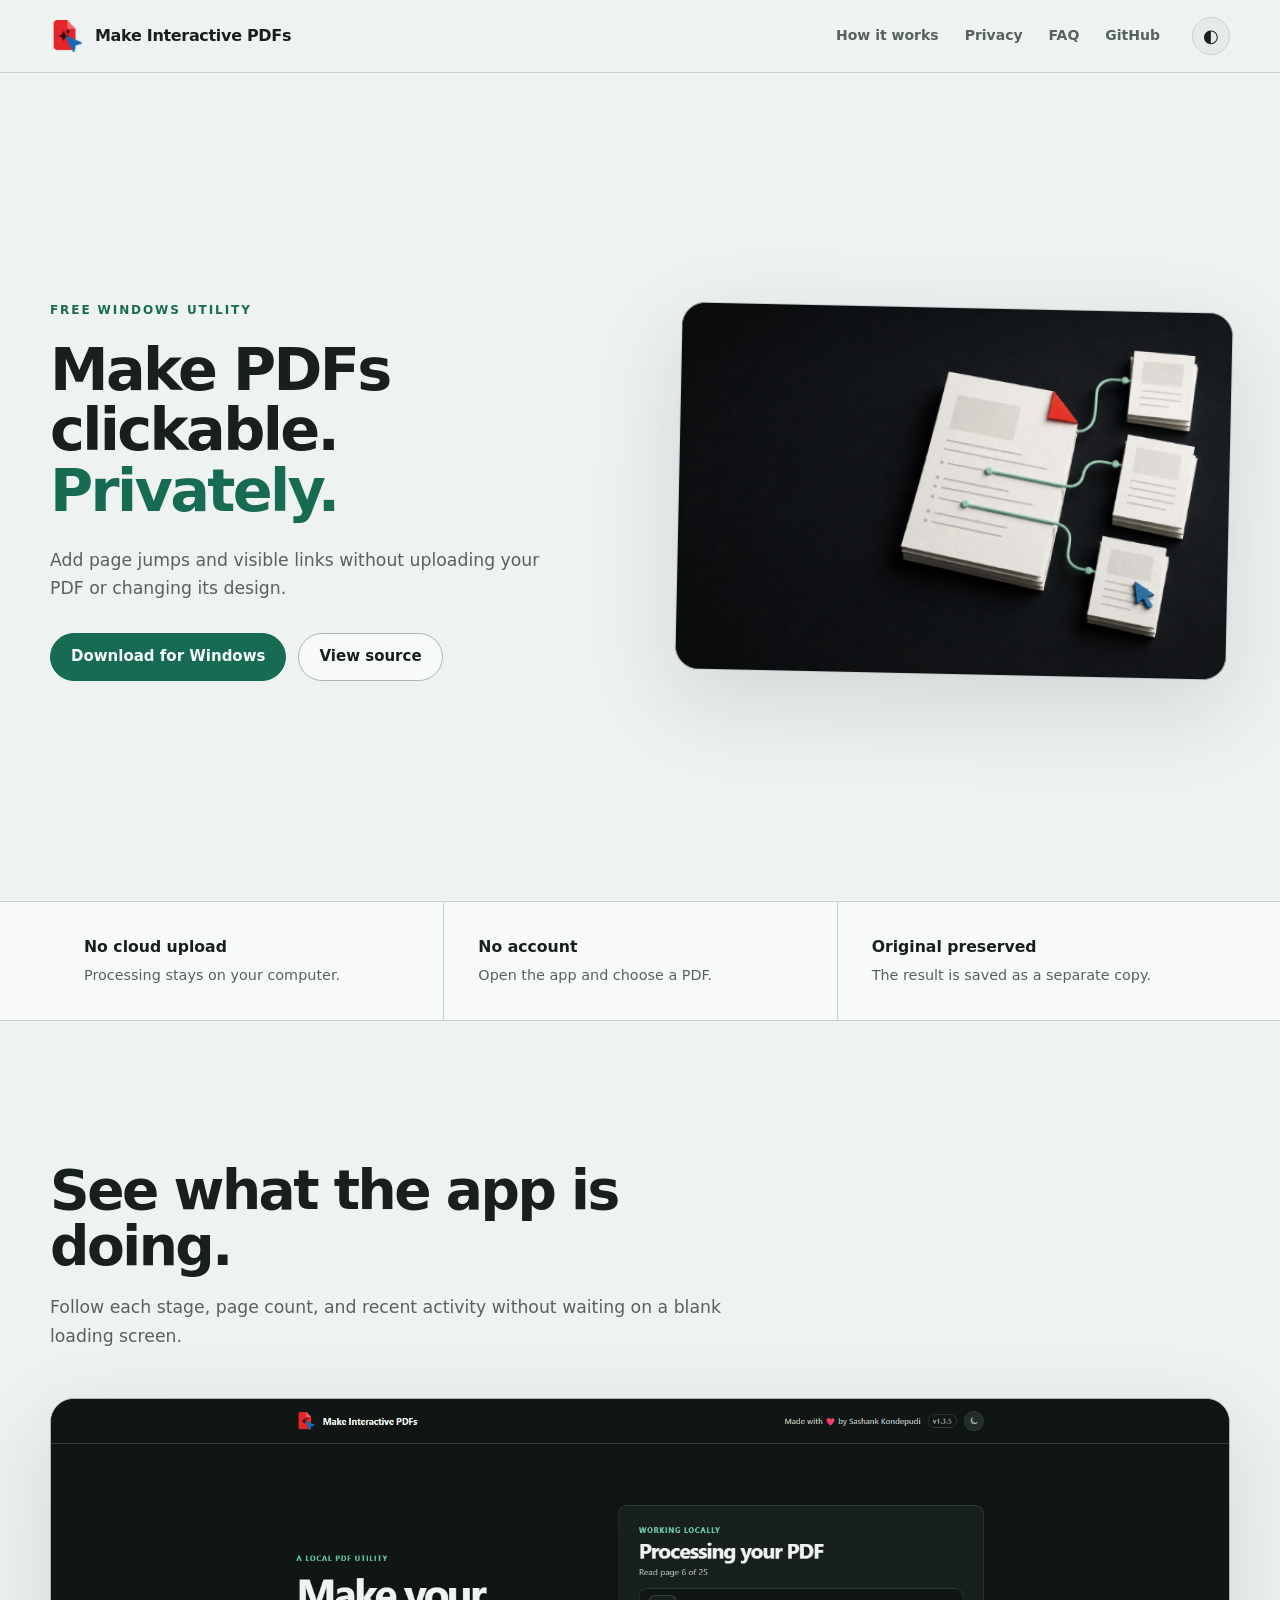
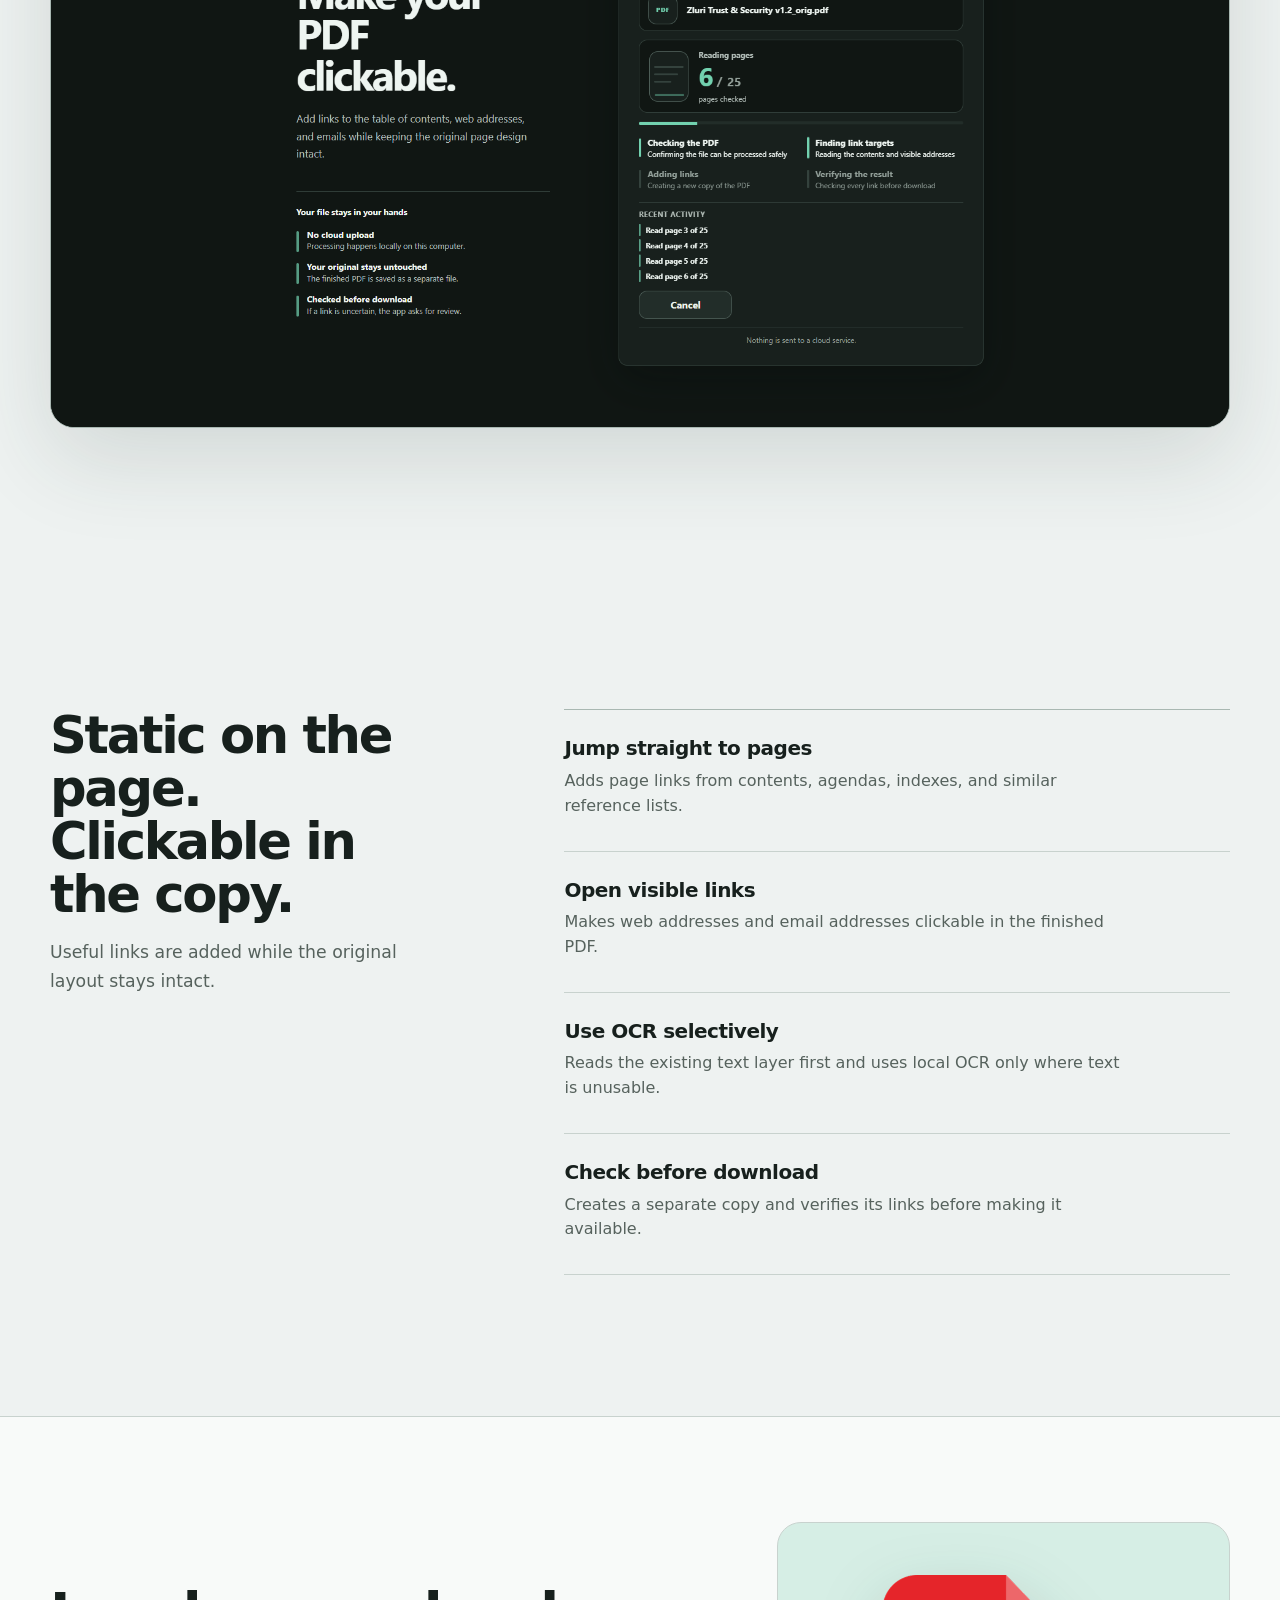
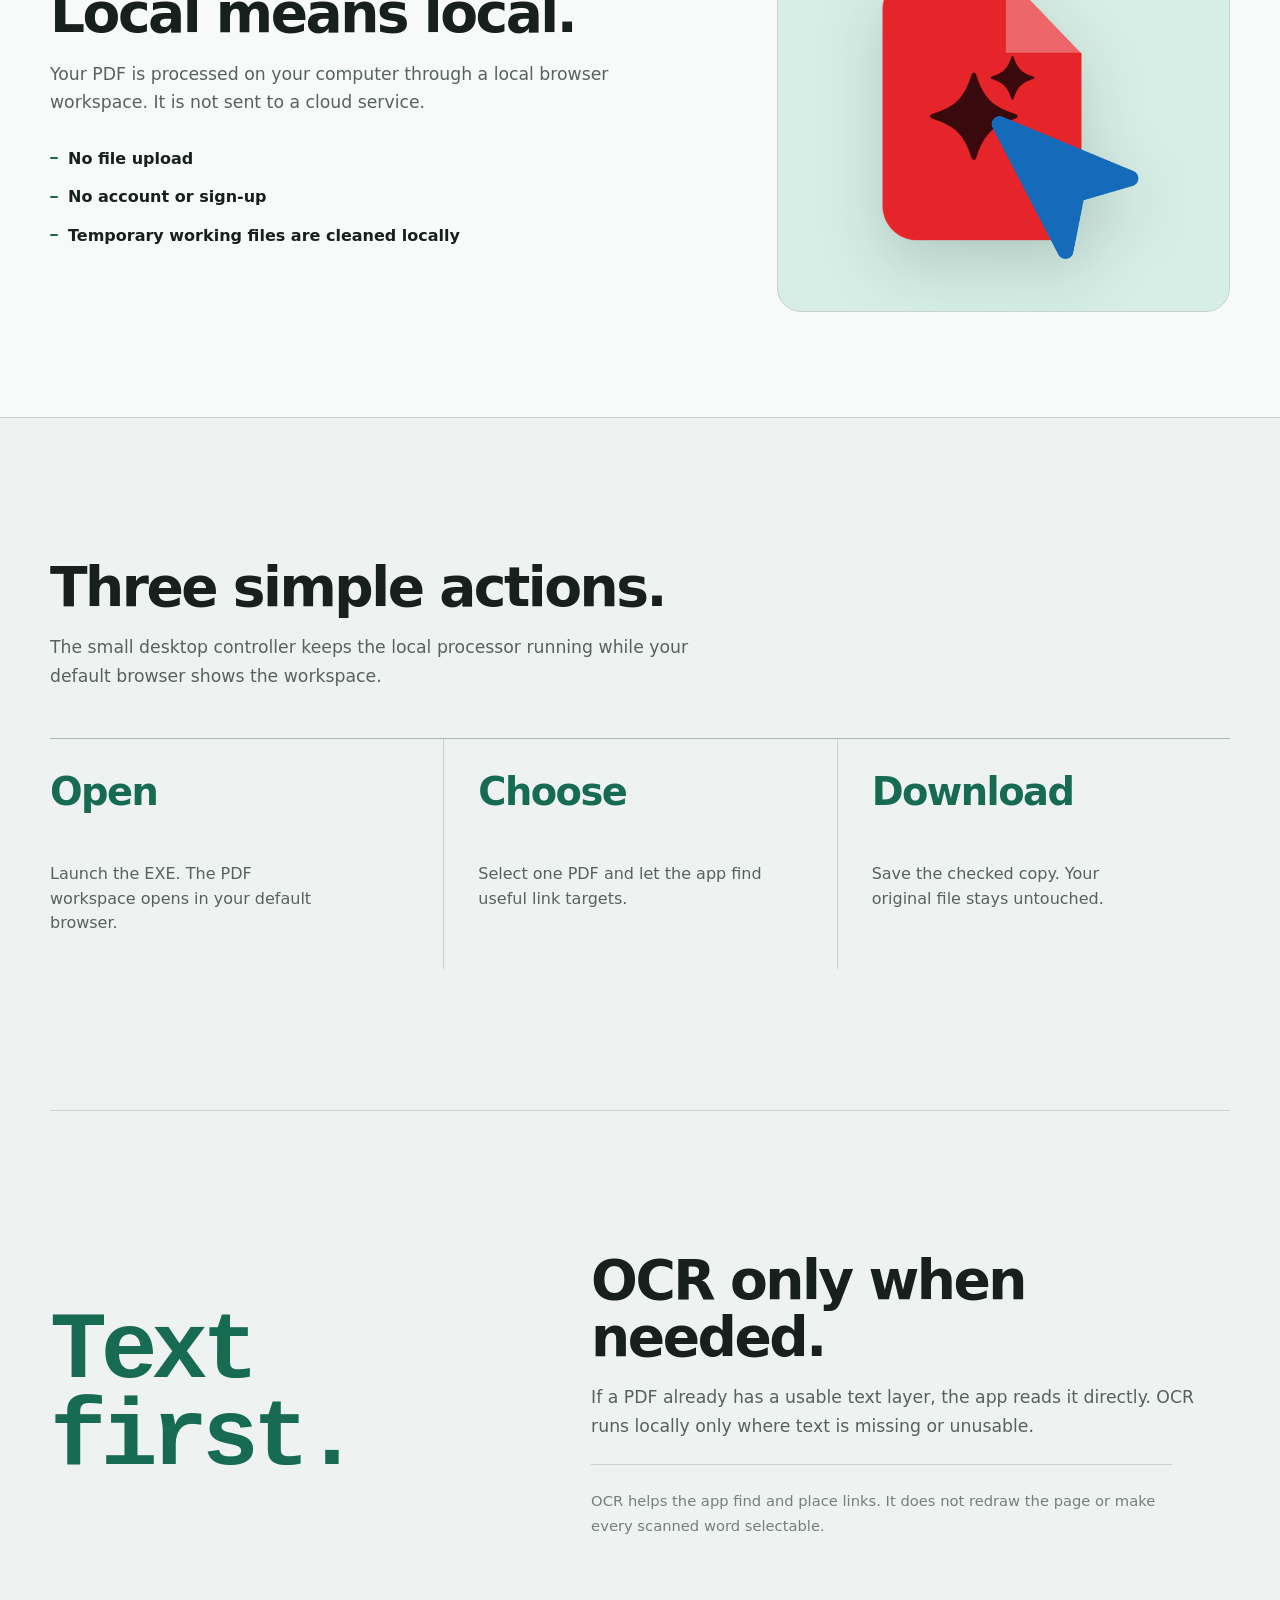
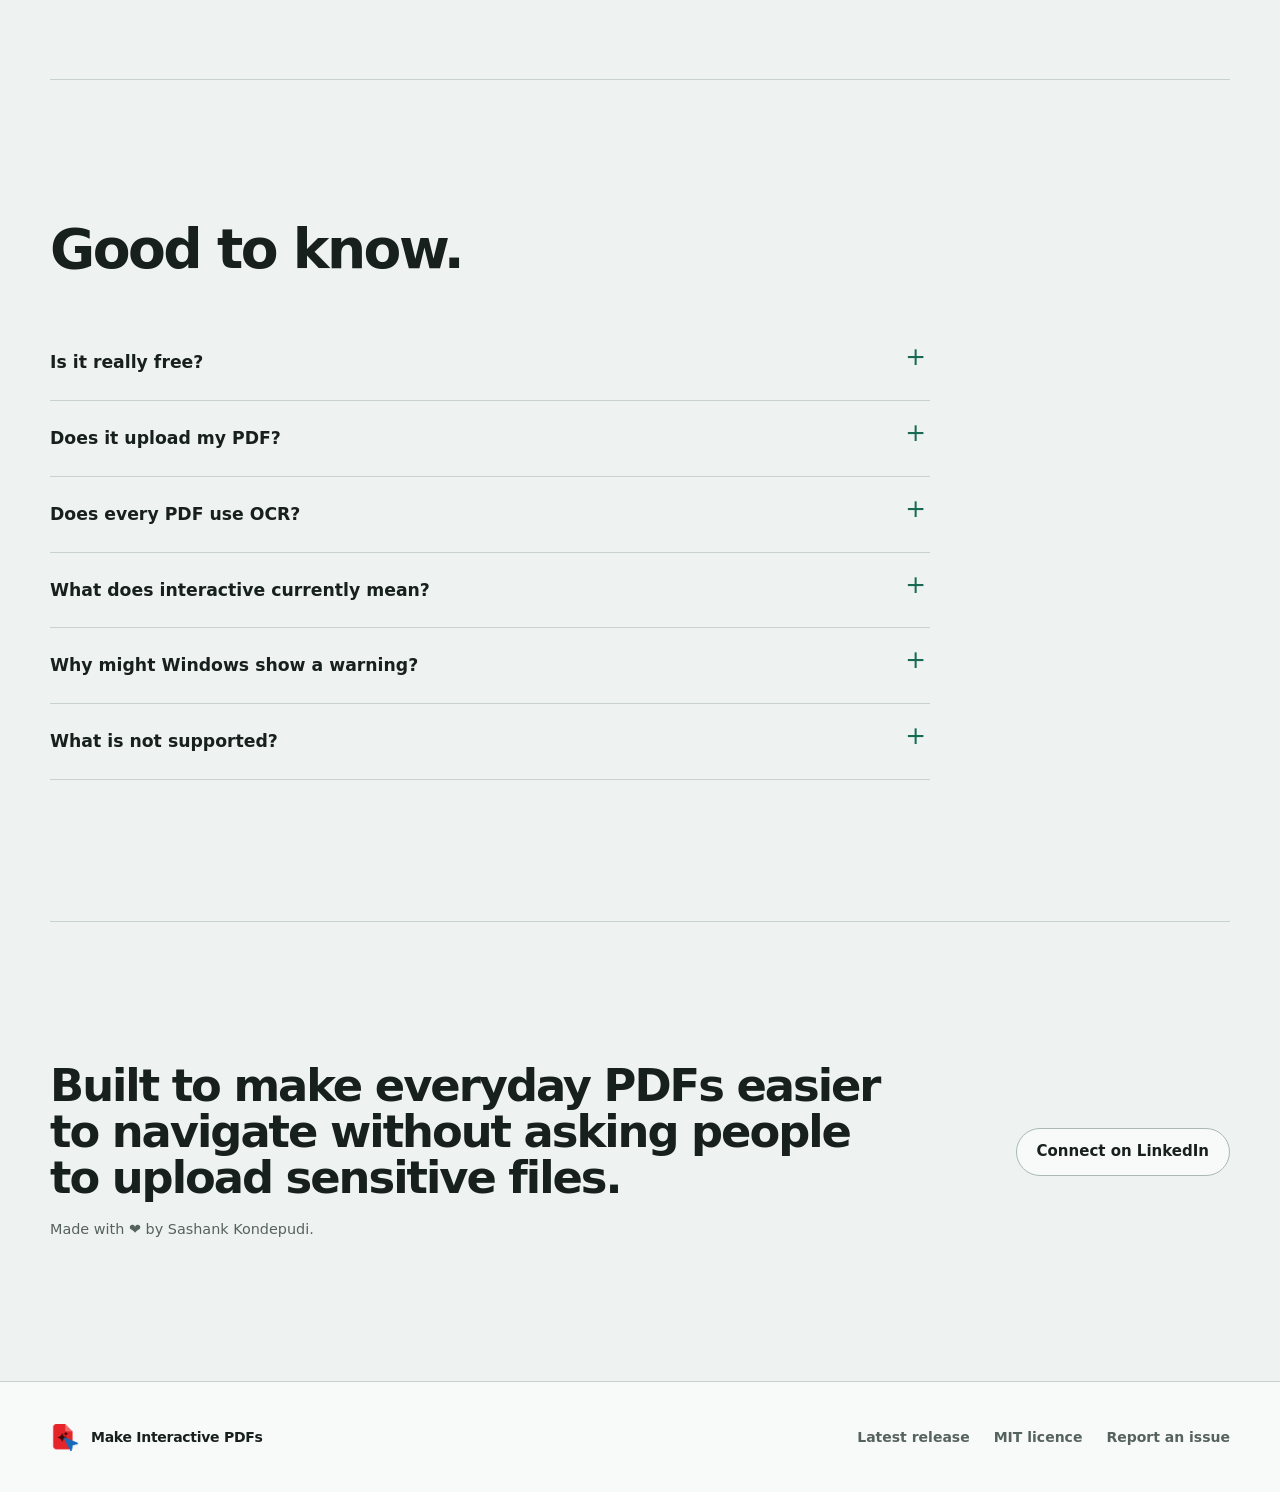
<file: docs/index.html>
<!doctype html>
<html lang="en">
<head>
  <meta charset="utf-8">
  <meta name="viewport" content="width=device-width, initial-scale=1">
  <meta name="color-scheme" content="light dark">
  <meta name="theme-color" content="#101613">
  <meta name="description" content="Add page jumps, web links, and email links to PDFs without uploading your files. Free and open source for Windows.">
  <meta property="og:type" content="website">
  <meta property="og:title" content="Make Interactive PDFs">
  <meta property="og:description" content="Make your PDF clickable. Privately. Free and open source for Windows.">
  <meta property="og:url" content="https://sk-zluri.github.io/make-interactive-pdfs/">
  <meta property="og:image" content="https://sk-zluri.github.io/make-interactive-pdfs/assets/social-preview.png">
  <meta property="og:image:type" content="image/png">
  <meta property="og:image:width" content="1200">
  <meta property="og:image:height" content="630">
  <meta property="og:image:alt" content="Make Interactive PDFs, a free local Windows PDF utility">
  <meta name="twitter:card" content="summary_large_image">
  <meta name="twitter:title" content="Make Interactive PDFs">
  <meta name="twitter:description" content="Make your PDF clickable. Privately. Free and open source for Windows.">
  <meta name="twitter:image" content="https://sk-zluri.github.io/make-interactive-pdfs/assets/social-preview.png">
  <title>Make Interactive PDFs | Free local Windows PDF utility</title>
  <link rel="canonical" href="https://sk-zluri.github.io/make-interactive-pdfs/">
  <link rel="icon" type="image/png" href="./assets/app-icon.png">
  <link rel="apple-touch-icon" href="./assets/app-icon-square.png">
  <link rel="manifest" href="./manifest.webmanifest">
  <script>
    (() => {
      try {
        const saved = localStorage.getItem("mip-site-theme");
        if (saved === "light" || saved === "dark") {
          document.documentElement.dataset.theme = saved;
        }
      } catch (_error) {
        // System preference remains the safe default when storage is unavailable.
      }
    })();
  </script>
  <link rel="stylesheet" href="./styles.css?v=20260829-2">
  <script src="./script.js" defer></script>
  <script type="application/ld+json">
    {
      "@context": "https://schema.org",
      "@type": "SoftwareApplication",
      "name": "Make Interactive PDFs",
      "applicationCategory": "UtilitiesApplication",
      "operatingSystem": "Windows",
  "softwareVersion": "1.3.7",
      "isAccessibleForFree": true,
      "offers": {
        "@type": "Offer",
        "price": "0",
        "priceCurrency": "USD"
      },
      "downloadUrl": "https://github.com/sk-zluri/make-interactive-pdfs/releases/latest/download/Make.Interactive.PDFs.zip",
      "codeRepository": "https://github.com/sk-zluri/make-interactive-pdfs",
      "license": "https://opensource.org/license/mit"
    }
  </script>
</head>
<body id="top">
  <a class="skip-link" href="#main">Skip to content</a>

  <header class="site-header">
    <div class="header-inner">
      <a class="brand" href="#top" aria-label="Make Interactive PDFs home">
        <img src="./assets/app-icon.png" alt="" width="34" height="34">
        <span>Make Interactive PDFs</span>
      </a>

      <nav class="site-nav" aria-label="Main navigation">
        <a href="#how-it-works">How it works</a>
        <a href="#privacy">Privacy</a>
        <a href="#faq">FAQ</a>
        <a href="https://github.com/sk-zluri/make-interactive-pdfs" target="_blank" rel="noopener noreferrer">GitHub</a>
      </nav>

      <button class="theme-toggle" type="button" aria-label="Switch color theme" title="Switch color theme">
        <span class="theme-symbol" aria-hidden="true">◐</span>
      </button>
    </div>
  </header>

  <main id="main">
    <section class="hero section-shell" aria-labelledby="hero-title">
      <div class="hero-copy">
        <p class="eyebrow">FREE WINDOWS UTILITY</p>
        <h1 id="hero-title">Make PDFs clickable. <span>Privately.</span></h1>
        <p class="hero-summary">Add page jumps and visible links without uploading your PDF or changing its design.</p>
        <div class="hero-actions">
          <a class="button button-primary" href="https://github.com/sk-zluri/make-interactive-pdfs/releases/latest/download/Make.Interactive.PDFs.zip">Download for Windows</a>
          <a class="button button-secondary" href="https://github.com/sk-zluri/make-interactive-pdfs" target="_blank" rel="noopener noreferrer">View source</a>
        </div>
      </div>

      <figure class="hero-visual">
        <img src="./assets/linked-pages-visual.webp" alt="Paper pages connected by link paths" width="1536" height="1024" fetchpriority="high">
      </figure>
    </section>

    <section class="proof-strip" aria-label="Key product facts">
      <div class="section-shell proof-grid">
        <div>
          <strong>No cloud upload</strong>
          <span>Processing stays on your computer.</span>
        </div>
        <div>
          <strong>No account</strong>
          <span>Open the app and choose a PDF.</span>
        </div>
        <div>
          <strong>Original preserved</strong>
          <span>The result is saved as a separate copy.</span>
        </div>
      </div>
    </section>

    <section class="product-section section-shell reveal" aria-labelledby="product-title">
      <div class="section-heading">
        <h2 id="product-title">See what the app is doing.</h2>
        <p>Follow each stage, page count, and recent activity without waiting on a blank loading screen.</p>
      </div>
      <figure class="product-frame">
        <img src="./assets/workspace-processing.png" alt="Make Interactive PDFs showing local page-by-page processing progress" width="1920" height="1023" loading="lazy">
      </figure>
    </section>

    <section class="capabilities section-shell reveal" aria-labelledby="capabilities-title">
      <div class="capabilities-intro">
        <h2 id="capabilities-title">Static on the page. Clickable in the copy.</h2>
        <p>Useful links are added while the original layout stays intact.</p>
      </div>
      <div class="capability-list">
        <article>
          <h3>Jump straight to pages</h3>
          <p>Adds page links from contents, agendas, indexes, and similar reference lists.</p>
        </article>
        <article>
          <h3>Open visible links</h3>
          <p>Makes web addresses and email addresses clickable in the finished PDF.</p>
        </article>
        <article>
          <h3>Use OCR selectively</h3>
          <p>Reads the existing text layer first and uses local OCR only where text is unusable.</p>
        </article>
        <article>
          <h3>Check before download</h3>
          <p>Creates a separate copy and verifies its links before making it available.</p>
        </article>
      </div>
    </section>

    <section class="privacy-section" id="privacy" aria-labelledby="privacy-title">
      <div class="section-shell privacy-grid reveal">
        <div class="privacy-copy">
          <h2 id="privacy-title">Local means local.</h2>
          <p>Your PDF is processed on your computer through a local browser workspace. It is not sent to a cloud service.</p>
          <ul>
            <li>No file upload</li>
            <li>No account or sign-up</li>
            <li>Temporary working files are cleaned locally</li>
          </ul>
        </div>
        <div class="privacy-mark" aria-hidden="true">
          <img src="./assets/app-icon.png" alt="" width="420" height="420" loading="lazy">
        </div>
      </div>
    </section>

    <section class="workflow section-shell reveal" id="how-it-works" aria-labelledby="workflow-title">
      <div class="section-heading">
        <h2 id="workflow-title">Three simple actions.</h2>
        <p>The small desktop controller keeps the local processor running while your default browser shows the workspace.</p>
      </div>
      <ol class="workflow-list">
        <li>
          <strong>Open</strong>
          <p>Launch the EXE. The PDF workspace opens in your default browser.</p>
        </li>
        <li>
          <strong>Choose</strong>
          <p>Select one PDF and let the app find useful link targets.</p>
        </li>
        <li>
          <strong>Download</strong>
          <p>Save the checked copy. Your original file stays untouched.</p>
        </li>
      </ol>
    </section>

    <section class="ocr-section section-shell reveal" aria-labelledby="ocr-title">
      <div class="ocr-statement" aria-hidden="true">Text first.</div>
      <div class="ocr-copy">
        <h2 id="ocr-title">OCR only when needed.</h2>
        <p>If a PDF already has a usable text layer, the app reads it directly. OCR runs locally only where text is missing or unusable.</p>
        <p class="note">OCR helps the app find and place links. It does not redraw the page or make every scanned word selectable.</p>
      </div>
    </section>

    <section class="faq section-shell reveal" id="faq" aria-labelledby="faq-title">
      <div class="section-heading">
        <h2 id="faq-title">Good to know.</h2>
      </div>
      <div class="faq-list">
        <details>
          <summary>Is it really free?</summary>
          <p>Yes. The app is free to use, open source, and licensed under MIT.</p>
        </details>
        <details>
          <summary>Does it upload my PDF?</summary>
          <p>No. Processing happens on your computer through a local browser workspace.</p>
        </details>
        <details>
          <summary>Does every PDF use OCR?</summary>
          <p>No. OCR runs only when the existing text layer is missing or unusable.</p>
        </details>
        <details>
          <summary>What does interactive currently mean?</summary>
          <p>Page jumps from contents-style lists, plus clickable web and email addresses.</p>
        </details>
        <details>
          <summary>Why might Windows show a warning?</summary>
          <p>The app is not code-signed yet, so Windows may show SmartScreen. Only open a copy downloaded from this official GitHub repository.</p>
        </details>
        <details>
          <summary>What is not supported?</summary>
          <p>Forms, audio, video, password-protected PDFs, and digitally signed PDFs are not currently supported.</p>
        </details>
      </div>
    </section>

    <section class="creator-section section-shell reveal" aria-labelledby="creator-title">
      <div>
        <h2 id="creator-title">Built to make everyday PDFs easier to navigate without asking people to upload sensitive files.</h2>
        <p class="creator-signoff">Made with <span aria-hidden="true">❤️</span> by Sashank Kondepudi.</p>
      </div>
      <a class="button button-secondary" href="https://www.linkedin.com/in/techhfreakk" target="_blank" rel="noopener noreferrer">Connect on LinkedIn</a>
    </section>
  </main>

  <footer class="site-footer">
    <div class="section-shell footer-inner">
      <a class="brand footer-brand" href="#top">
        <img src="./assets/app-icon.png" alt="" width="30" height="30">
        <span>Make Interactive PDFs</span>
      </a>
      <div class="footer-links">
        <a href="https://github.com/sk-zluri/make-interactive-pdfs/releases/latest">Latest release</a>
        <a href="https://github.com/sk-zluri/make-interactive-pdfs/blob/main/LICENSE">MIT licence</a>
        <a href="https://github.com/sk-zluri/make-interactive-pdfs/issues">Report an issue</a>
      </div>
    </div>
  </footer>
</body>
</html>
</file>
<file: docs/styles.css>
:root {
  color-scheme: light dark;
  --page: #eef2f1;
  --surface: #f8faf9;
  --surface-soft: #e4ebe8;
  --surface-strong: #d8e2de;
  --text: #17201d;
  --muted: #56625d;
  --faint: #74807a;
  --border: #c8d2ce;
  --border-strong: #a9b8b2;
  --accent: #176b52;
  --accent-strong: #105640;
  --accent-soft: #d6eee5;
  --accent-text: #f4fbf8;
  --focus: #1f7c60;
  --shadow: 0 30px 90px rgba(32, 57, 48, 0.14);
  --shadow-soft: 0 18px 50px rgba(32, 57, 48, 0.09);
  --header: rgba(238, 242, 241, 0.88);
  --radius-panel: 24px;
  --radius-control: 999px;
  --ease: cubic-bezier(0.16, 1, 0.3, 1);
  font-family: Aptos, "Segoe UI Variable", "Segoe UI", system-ui, sans-serif;
  font-synthesis: none;
}

:root[data-theme="light"] {
  color-scheme: light;
}

@media (prefers-color-scheme: dark) {
  :root:not([data-theme]) {
    --page: #0f1613;
    --surface: #17201c;
    --surface-soft: #202b27;
    --surface-strong: #293731;
    --text: #eef5f1;
    --muted: #b4c0ba;
    --faint: #8c9a94;
    --border: #33423c;
    --border-strong: #50615b;
    --accent: #72d1af;
    --accent-strong: #94dfc4;
    --accent-soft: #1c3a30;
    --accent-text: #102019;
    --focus: #89dcc0;
    --shadow: 0 34px 100px rgba(4, 10, 8, 0.38);
    --shadow-soft: 0 20px 60px rgba(4, 10, 8, 0.28);
    --header: rgba(15, 22, 19, 0.88);
  }
}

:root[data-theme="dark"] {
  color-scheme: dark;
  --page: #0f1613;
  --surface: #17201c;
  --surface-soft: #202b27;
  --surface-strong: #293731;
  --text: #eef5f1;
  --muted: #b4c0ba;
  --faint: #8c9a94;
  --border: #33423c;
  --border-strong: #50615b;
  --accent: #72d1af;
  --accent-strong: #94dfc4;
  --accent-soft: #1c3a30;
  --accent-text: #102019;
  --focus: #89dcc0;
  --shadow: 0 34px 100px rgba(4, 10, 8, 0.38);
  --shadow-soft: 0 20px 60px rgba(4, 10, 8, 0.28);
  --header: rgba(15, 22, 19, 0.88);
}

* {
  box-sizing: border-box;
}

html {
  min-width: 320px;
  scroll-behavior: smooth;
}

body {
  min-width: 320px;
  min-height: 100dvh;
  margin: 0;
  overflow-x: hidden;
  background: var(--page);
  color: var(--text);
  font-size: 16px;
  line-height: 1.55;
  text-rendering: optimizeLegibility;
  -webkit-font-smoothing: antialiased;
  transition: background-color 240ms var(--ease), color 240ms var(--ease);
}

img {
  display: block;
  max-width: 100%;
}

a {
  color: inherit;
}

button,
a {
  -webkit-tap-highlight-color: transparent;
}

:focus-visible {
  outline: 3px solid var(--focus);
  outline-offset: 4px;
}

.skip-link {
  position: fixed;
  top: 12px;
  left: 12px;
  z-index: 20;
  padding: 10px 14px;
  border-radius: var(--radius-control);
  background: var(--text);
  color: var(--page);
  text-decoration: none;
  transform: translateY(-160%);
  transition: transform 180ms var(--ease);
}

.skip-link:focus {
  transform: translateY(0);
}

.section-shell {
  width: min(1180px, calc(100% - 48px));
  margin-inline: auto;
}

.site-header {
  position: sticky;
  top: 0;
  z-index: 10;
  border-bottom: 1px solid var(--border);
  background: var(--header);
  backdrop-filter: blur(18px) saturate(140%);
  -webkit-backdrop-filter: blur(18px) saturate(140%);
}

.header-inner {
  width: min(1180px, calc(100% - 48px));
  min-height: 72px;
  margin-inline: auto;
  display: flex;
  align-items: center;
  gap: 32px;
}

.brand {
  display: inline-flex;
  align-items: center;
  gap: 11px;
  color: var(--text);
  font-weight: 760;
  letter-spacing: -0.02em;
  text-decoration: none;
  white-space: nowrap;
}

.brand img {
  flex: 0 0 auto;
  object-fit: contain;
}

.site-nav {
  margin-left: auto;
  display: flex;
  align-items: center;
  gap: 26px;
  white-space: nowrap;
}

.site-nav a,
.footer-links a {
  color: var(--muted);
  font-size: 14px;
  font-weight: 650;
  text-decoration: none;
  transition: color 180ms var(--ease);
}

.site-nav a:hover,
.footer-links a:hover {
  color: var(--text);
}

.theme-toggle {
  width: 38px;
  height: 38px;
  margin: 0;
  display: grid;
  place-items: center;
  flex: 0 0 auto;
  border: 1px solid var(--border);
  border-radius: var(--radius-control);
  background: var(--surface-soft);
  color: var(--text);
  cursor: pointer;
  transition: transform 180ms var(--ease), border-color 180ms var(--ease), background-color 180ms var(--ease);
}

.theme-toggle:hover {
  border-color: var(--border-strong);
  background: var(--surface-strong);
  transform: translateY(-1px);
}

.theme-toggle:active {
  transform: scale(0.98);
}

.theme-symbol {
  font-size: 18px;
  line-height: 1;
}

.hero {
  min-height: calc(100dvh - 72px);
  padding-block: 56px 48px;
  display: grid;
  grid-template-columns: 1fr 1fr;
  align-items: center;
  gap: clamp(40px, 6vw, 84px);
}

.hero-copy {
  max-width: 530px;
}

.eyebrow {
  margin: 0 0 20px;
  color: var(--accent);
  font-size: 12px;
  font-weight: 800;
  letter-spacing: 0.16em;
}

h1,
h2,
h3,
p {
  overflow-wrap: break-word;
}

h1,
h2,
h3 {
  margin-top: 0;
  color: var(--text);
  line-height: 1.03;
  letter-spacing: -0.045em;
}

h1 {
  max-width: 580px;
  margin-bottom: 24px;
  font-size: clamp(3.35rem, 4.6vw, 4rem);
  font-weight: 780;
}

h1 span {
  display: block;
  color: var(--accent);
}

h2 {
  margin-bottom: 18px;
  font-size: clamp(2.35rem, 4.3vw, 3.85rem);
  font-weight: 760;
}

h3 {
  margin-bottom: 10px;
  font-size: 1.25rem;
  font-weight: 740;
  letter-spacing: -0.025em;
}

.hero-summary,
.section-heading p,
.capabilities-intro p,
.privacy-copy > p,
.ocr-copy > p,
.creator-section p {
  max-width: 62ch;
  margin: 0;
  color: var(--muted);
  font-size: 1.08rem;
  line-height: 1.65;
}

.hero-summary {
  max-width: 48ch;
}

.hero-actions {
  margin-top: 30px;
  display: flex;
  align-items: center;
  gap: 12px;
  flex-wrap: wrap;
}

.button {
  min-height: 48px;
  padding: 0 20px;
  display: inline-flex;
  align-items: center;
  justify-content: center;
  border: 1px solid transparent;
  border-radius: var(--radius-control);
  font-size: 15px;
  font-weight: 760;
  line-height: 1;
  text-align: center;
  text-decoration: none;
  white-space: nowrap;
  transition: transform 180ms var(--ease), border-color 180ms var(--ease), background-color 180ms var(--ease), color 180ms var(--ease);
}

.button:hover {
  transform: translateY(-2px);
}

.button:active {
  transform: scale(0.98);
}

.button-primary {
  border-color: var(--accent);
  background: var(--accent);
  color: var(--accent-text);
}

.button-primary:hover {
  border-color: var(--accent-strong);
  background: var(--accent-strong);
}

.button-secondary {
  border-color: var(--border-strong);
  background: var(--surface);
  color: var(--text);
}

.button-secondary:hover {
  border-color: var(--accent);
  background: var(--surface-soft);
}

.hero-visual {
  margin: 0;
  overflow: hidden;
  border: 1px solid var(--border);
  border-radius: var(--radius-panel);
  background: #101613;
  box-shadow: var(--shadow);
  transform: rotate(1.2deg);
}

.hero-visual img {
  width: 100%;
  height: auto;
  aspect-ratio: 3 / 2;
  object-fit: cover;
}

.proof-strip {
  border-block: 1px solid var(--border);
  background: var(--surface);
}

.proof-grid {
  display: grid;
  grid-template-columns: repeat(3, 1fr);
}

.proof-grid > div {
  min-height: 118px;
  padding: 26px 34px;
  display: flex;
  flex-direction: column;
  justify-content: center;
  gap: 5px;
}

.proof-grid > div + div {
  border-left: 1px solid var(--border);
}

.proof-grid strong {
  color: var(--text);
  font-size: 0.98rem;
}

.proof-grid span {
  color: var(--muted);
  font-size: 0.9rem;
}

.product-section,
.capabilities,
.workflow,
.ocr-section,
.faq,
.creator-section {
  padding-block: clamp(88px, 11vw, 148px);
}

.section-heading {
  max-width: 700px;
  margin-bottom: 48px;
}

.product-frame {
  margin: 0;
  overflow: hidden;
  border: 1px solid var(--border-strong);
  border-radius: var(--radius-panel);
  background: #0f1613;
  box-shadow: var(--shadow);
}

.product-frame img {
  width: 100%;
  height: auto;
}

.capabilities {
  display: grid;
  grid-template-columns: minmax(260px, 0.75fr) minmax(0, 1.25fr);
  gap: clamp(56px, 9vw, 132px);
  align-items: start;
}

.capabilities-intro {
  position: sticky;
  top: 112px;
}

.capabilities-intro h2 {
  font-size: clamp(2.35rem, 4vw, 3.45rem);
}

.capability-list {
  border-top: 1px solid var(--border-strong);
}

.capability-list article {
  padding-block: 28px 32px;
  border-bottom: 1px solid var(--border);
}

.capability-list p {
  max-width: 56ch;
  margin: 0;
  color: var(--muted);
}

.privacy-section {
  background: var(--surface);
  border-block: 1px solid var(--border);
}

.privacy-grid {
  min-height: 600px;
  padding-block: 86px;
  display: grid;
  grid-template-columns: minmax(0, 1.15fr) minmax(260px, 0.85fr);
  align-items: center;
  gap: clamp(48px, 9vw, 128px);
}

.privacy-copy ul {
  margin: 30px 0 0;
  padding: 0;
  display: grid;
  gap: 14px;
  list-style: none;
}

.privacy-copy li {
  padding-left: 18px;
  position: relative;
  color: var(--text);
  font-weight: 680;
}

.privacy-copy li::before {
  content: "";
  position: absolute;
  top: 0.64em;
  left: 0;
  width: 8px;
  height: 2px;
  border-radius: var(--radius-control);
  background: var(--accent);
}

.privacy-mark {
  min-height: 390px;
  display: grid;
  place-items: center;
  overflow: hidden;
  border: 1px solid var(--border);
  border-radius: var(--radius-panel);
  background: var(--accent-soft);
}

.privacy-mark img {
  width: min(74%, 310px);
  height: auto;
  filter: drop-shadow(0 24px 32px rgba(19, 47, 38, 0.18));
}

.workflow-list {
  margin: 0;
  padding: 0;
  display: grid;
  grid-template-columns: repeat(3, 1fr);
  gap: 0;
  list-style: none;
  border-top: 1px solid var(--border-strong);
}

.workflow-list li {
  min-height: 230px;
  padding: 34px 34px 30px 0;
}

.workflow-list li + li {
  padding-left: 34px;
  border-left: 1px solid var(--border);
}

.workflow-list strong {
  display: block;
  margin-bottom: 50px;
  color: var(--accent);
  font-size: clamp(1.8rem, 3vw, 2.7rem);
  line-height: 1;
  letter-spacing: -0.04em;
}

.workflow-list p {
  max-width: 28ch;
  margin: 0;
  color: var(--muted);
}

.ocr-section {
  display: grid;
  grid-template-columns: minmax(280px, 0.8fr) minmax(0, 1.2fr);
  align-items: center;
  gap: clamp(48px, 9vw, 132px);
  border-top: 1px solid var(--border);
}

.ocr-statement {
  color: var(--accent);
  max-width: 7ch;
  font-family: "Cascadia Mono", "SFMono-Regular", Consolas, "Liberation Mono", monospace;
  font-size: clamp(3.4rem, 7.4vw, 7rem);
  font-weight: 700;
  line-height: 0.92;
  letter-spacing: -0.065em;
}

.ocr-copy .note {
  margin-top: 24px;
  padding-top: 24px;
  border-top: 1px solid var(--border);
  color: var(--faint);
  font-size: 0.92rem;
}

.faq {
  border-top: 1px solid var(--border);
}

.faq-list {
  max-width: 880px;
}

.faq-list details {
  border-bottom: 1px solid var(--border);
}

.faq-list summary {
  padding: 24px 46px 24px 0;
  position: relative;
  color: var(--text);
  font-size: 1.08rem;
  font-weight: 720;
  cursor: pointer;
  list-style: none;
}

.faq-list summary::-webkit-details-marker {
  display: none;
}

.faq-list summary::after {
  content: "+";
  position: absolute;
  top: 20px;
  right: 4px;
  color: var(--accent);
  font-size: 1.55rem;
  font-weight: 500;
  line-height: 1;
  transition: transform 180ms var(--ease);
}

.faq-list details[open] summary::after {
  transform: rotate(45deg);
}

.faq-list details p {
  max-width: 66ch;
  margin: -4px 0 24px;
  color: var(--muted);
}

.creator-section {
  display: flex;
  align-items: center;
  justify-content: space-between;
  gap: 44px;
  border-top: 1px solid var(--border);
}

.creator-section h2 {
  max-width: 860px;
  margin-bottom: 18px;
  font-size: clamp(2.15rem, 3.5vw, 3.2rem);
}

.creator-section .creator-signoff {
  color: var(--muted);
  font-size: 0.9rem;
  line-height: 1.5;
}

.site-footer {
  border-top: 1px solid var(--border);
  background: var(--surface);
}

.footer-inner {
  min-height: 110px;
  display: flex;
  align-items: center;
  justify-content: space-between;
  gap: 32px;
}

.footer-brand {
  font-size: 14px;
}

.footer-links {
  display: flex;
  align-items: center;
  gap: 24px;
  white-space: nowrap;
}

.reveal {
  opacity: 1;
  transform: none;
}

@media (prefers-reduced-motion: no-preference) {
  .hero-copy {
    animation: hero-in 720ms var(--ease) both;
  }

  .hero-visual {
    animation: visual-in 820ms 80ms var(--ease) both;
  }

  .reveal {
    opacity: 0;
    transform: translateY(28px);
    transition: opacity 620ms var(--ease), transform 620ms var(--ease);
  }

  .reveal.is-visible {
    opacity: 1;
    transform: translateY(0);
  }

  @keyframes hero-in {
    from {
      opacity: 0;
      transform: translateY(20px);
    }
    to {
      opacity: 1;
      transform: translateY(0);
    }
  }

  @keyframes visual-in {
    from {
      opacity: 0;
      transform: translateY(26px) rotate(0deg) scale(0.985);
    }
    to {
      opacity: 1;
      transform: translateY(0) rotate(1.2deg) scale(1);
    }
  }
}

@media (prefers-reduced-motion: reduce) {
  html {
    scroll-behavior: auto;
  }

  *,
  *::before,
  *::after {
    animation-duration: 0.001ms !important;
    animation-iteration-count: 1 !important;
    scroll-behavior: auto !important;
    transition-duration: 0.001ms !important;
  }
}

@media (prefers-reduced-transparency: reduce) {
  .site-header {
    background: var(--page);
    backdrop-filter: none;
    -webkit-backdrop-filter: none;
  }
}

@media (max-width: 900px) {
  .site-nav {
    gap: 18px;
  }

  .site-nav a {
    font-size: 13px;
  }

  .hero {
    min-height: auto;
    padding-block: 64px 70px;
    grid-template-columns: 1fr;
  }

  .hero-copy {
    max-width: 680px;
  }

  .hero-visual {
    width: min(100%, 760px);
    transform: rotate(0.6deg);
  }

  .capabilities {
    grid-template-columns: 1fr;
    gap: 50px;
  }

  .capabilities-intro {
    position: static;
    max-width: 720px;
  }

  .privacy-grid {
    grid-template-columns: 1fr;
  }

  .privacy-mark {
    min-height: 330px;
  }

  .ocr-section {
    grid-template-columns: 1fr;
  }

  .ocr-statement {
    font-size: clamp(3.25rem, 14vw, 5.75rem);
  }
}

@media (max-width: 720px) {
  .section-shell,
  .header-inner {
    width: min(100% - 32px, 1180px);
  }

  .header-inner {
    min-height: 64px;
  }

  .site-nav {
    display: none;
  }

  .theme-toggle {
    margin-left: auto;
  }

  .hero {
    padding-block: 46px 58px;
    gap: 42px;
  }

  h1 {
    font-size: clamp(3rem, 14vw, 4rem);
  }

  h2 {
    font-size: clamp(2.2rem, 11vw, 3rem);
  }

  .hero-actions {
    align-items: stretch;
    flex-direction: column;
  }

  .button {
    width: 100%;
  }

  .proof-grid {
    grid-template-columns: 1fr;
  }

  .proof-grid > div {
    min-height: 96px;
    padding: 22px 0;
  }

  .proof-grid > div + div {
    border-top: 1px solid var(--border);
    border-left: 0;
  }

  .product-section,
  .capabilities,
  .workflow,
  .ocr-section,
  .faq,
  .creator-section {
    padding-block: 76px;
  }

  .section-heading {
    margin-bottom: 34px;
  }

  .product-frame,
  .hero-visual {
    border-radius: 18px;
  }

  .privacy-grid {
    min-height: auto;
    padding-block: 72px;
  }

  .privacy-mark {
    min-height: 280px;
  }

  .workflow-list {
    grid-template-columns: 1fr;
  }

  .workflow-list li,
  .workflow-list li + li {
    min-height: auto;
    padding: 28px 0;
    border-left: 0;
  }

  .workflow-list li + li {
    border-top: 1px solid var(--border);
  }

  .workflow-list strong {
    margin-bottom: 18px;
  }

  .creator-section {
    align-items: stretch;
    flex-direction: column;
  }

  .footer-inner {
    padding-block: 28px;
    align-items: flex-start;
    flex-direction: column;
  }

  .footer-links {
    align-items: flex-start;
    flex-direction: column;
    gap: 12px;
    white-space: normal;
  }
}

@media (max-width: 420px) {
  .brand {
    font-size: 14px;
  }

  .brand img {
    width: 30px;
    height: 30px;
  }

  h1 {
    font-size: clamp(2.65rem, 13.8vw, 3.35rem);
  }
}
</file>
